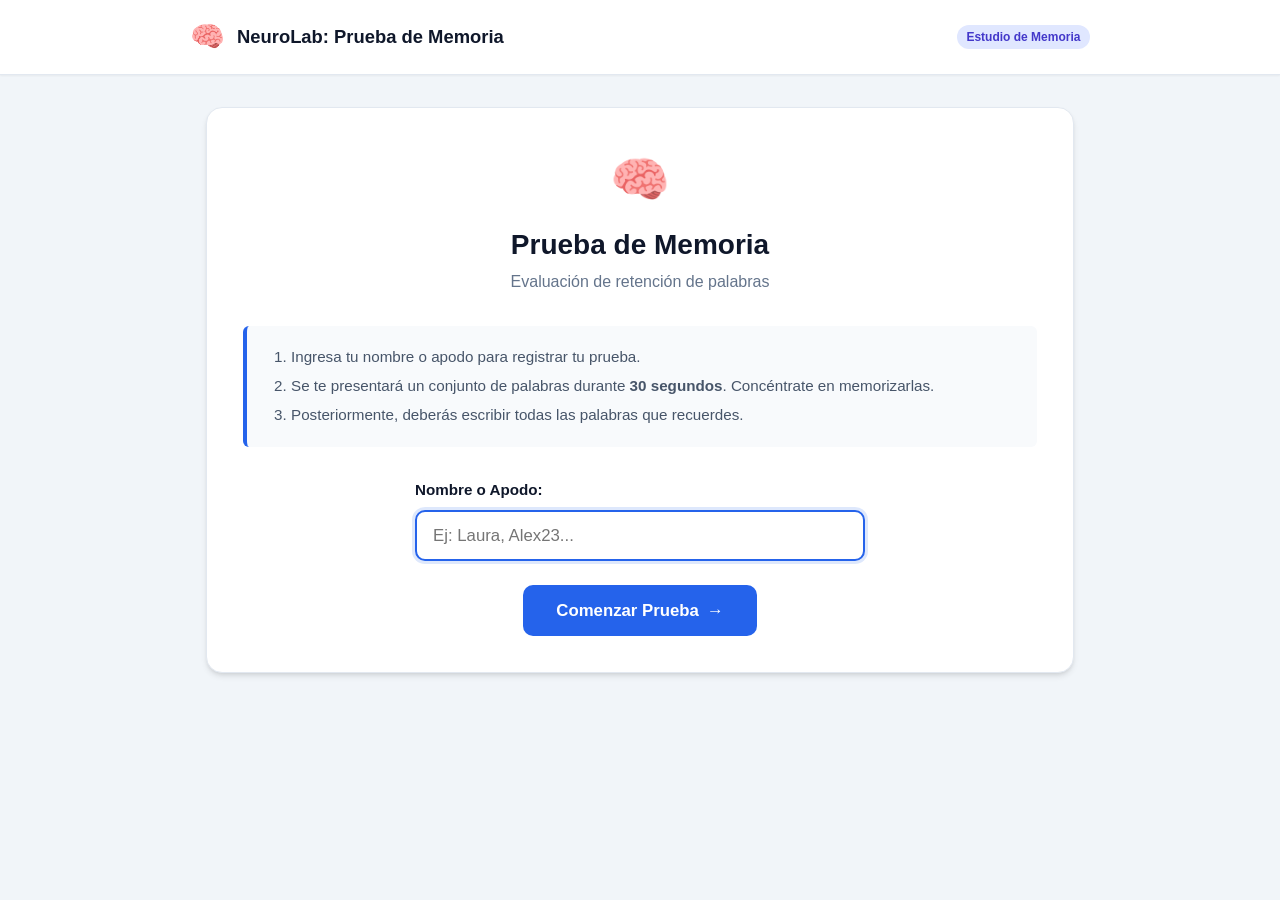
<file: index.html>
<!DOCTYPE html>
<html lang="es">
<head>
  <meta charset="UTF-8" />
  <meta name="viewport" content="width=device-width, initial-scale=1.0" />
  <title>Prueba de Memoria</title>
  <link rel="stylesheet" href="css/styles.css" />
</head>
<body>
  <!-- Encabezado de la Aplicación -->
  <header class="site-header">
    <div class="header-inner">
      <div class="brand">
        <span class="brand-icon">🧠</span>
        <div>
          <h1 class="brand-title">NeuroLab: Prueba de Memoria</h1>
        </div>
      </div>
      <div class="header-actions">
        <span class="brand-badge">Estudio de Memoria</span>
      </div>
    </div>
  </header>

  <!-- Contenedor Principal donde se montan las pantallas del experimento -->
  <main id="app" class="app-container" role="main">
    <!-- Renderizado reactivo por ScreenRegistry -->
  </main>

  <!-- ==============================================================================
       SCRIPTS: ARQUITECTURA LIMPIA Y CARGA MODULAR SIN PROBLEMAS DE CORS LOCAL
       ============================================================================== -->
  
  <!-- 1. Configuración editable por el usuario -->
  <script src="config.js"></script>

  <!-- 2. Capa de Dominio -->
  <script src="js/domain/constants.js"></script>
  <script src="js/domain/Session.js"></script>
  <script src="js/domain/Statistics.js"></script>

  <!-- 3. Capa de Infraestructura -->
  <script src="js/infrastructure/ConfigValidator.js"></script>
  <script src="js/infrastructure/LocalStorageRepo.js"></script>
  <script src="js/infrastructure/GoogleSheetsRepo.js"></script>
  <script src="js/infrastructure/CompositeRepo.js"></script>
  <script src="js/infrastructure/LocalStorageSynonymRepo.js"></script>

  <!-- 4. Capa de Casos de Uso (Lógica de Negocio) -->
  <script src="js/usecases/StartSession.js"></script>
  <script src="js/usecases/EvaluateRecall.js"></script>
  <script src="js/usecases/SaveSession.js"></script>
  <script src="js/usecases/GetStatistics.js"></script>
  <script src="js/usecases/ReevaluateSessions.js"></script>

  <!-- 5. Capa de Presentación -->
  <script src="js/presentation/Timer.js"></script>
  <script src="js/presentation/StimulusStrategies.js"></script>
  <script src="js/presentation/DotPlotChart.js"></script>
  <script src="js/presentation/ScreenRegistry.js"></script>
  <script src="js/presentation/app.js"></script>
</body>
</html>
</file>
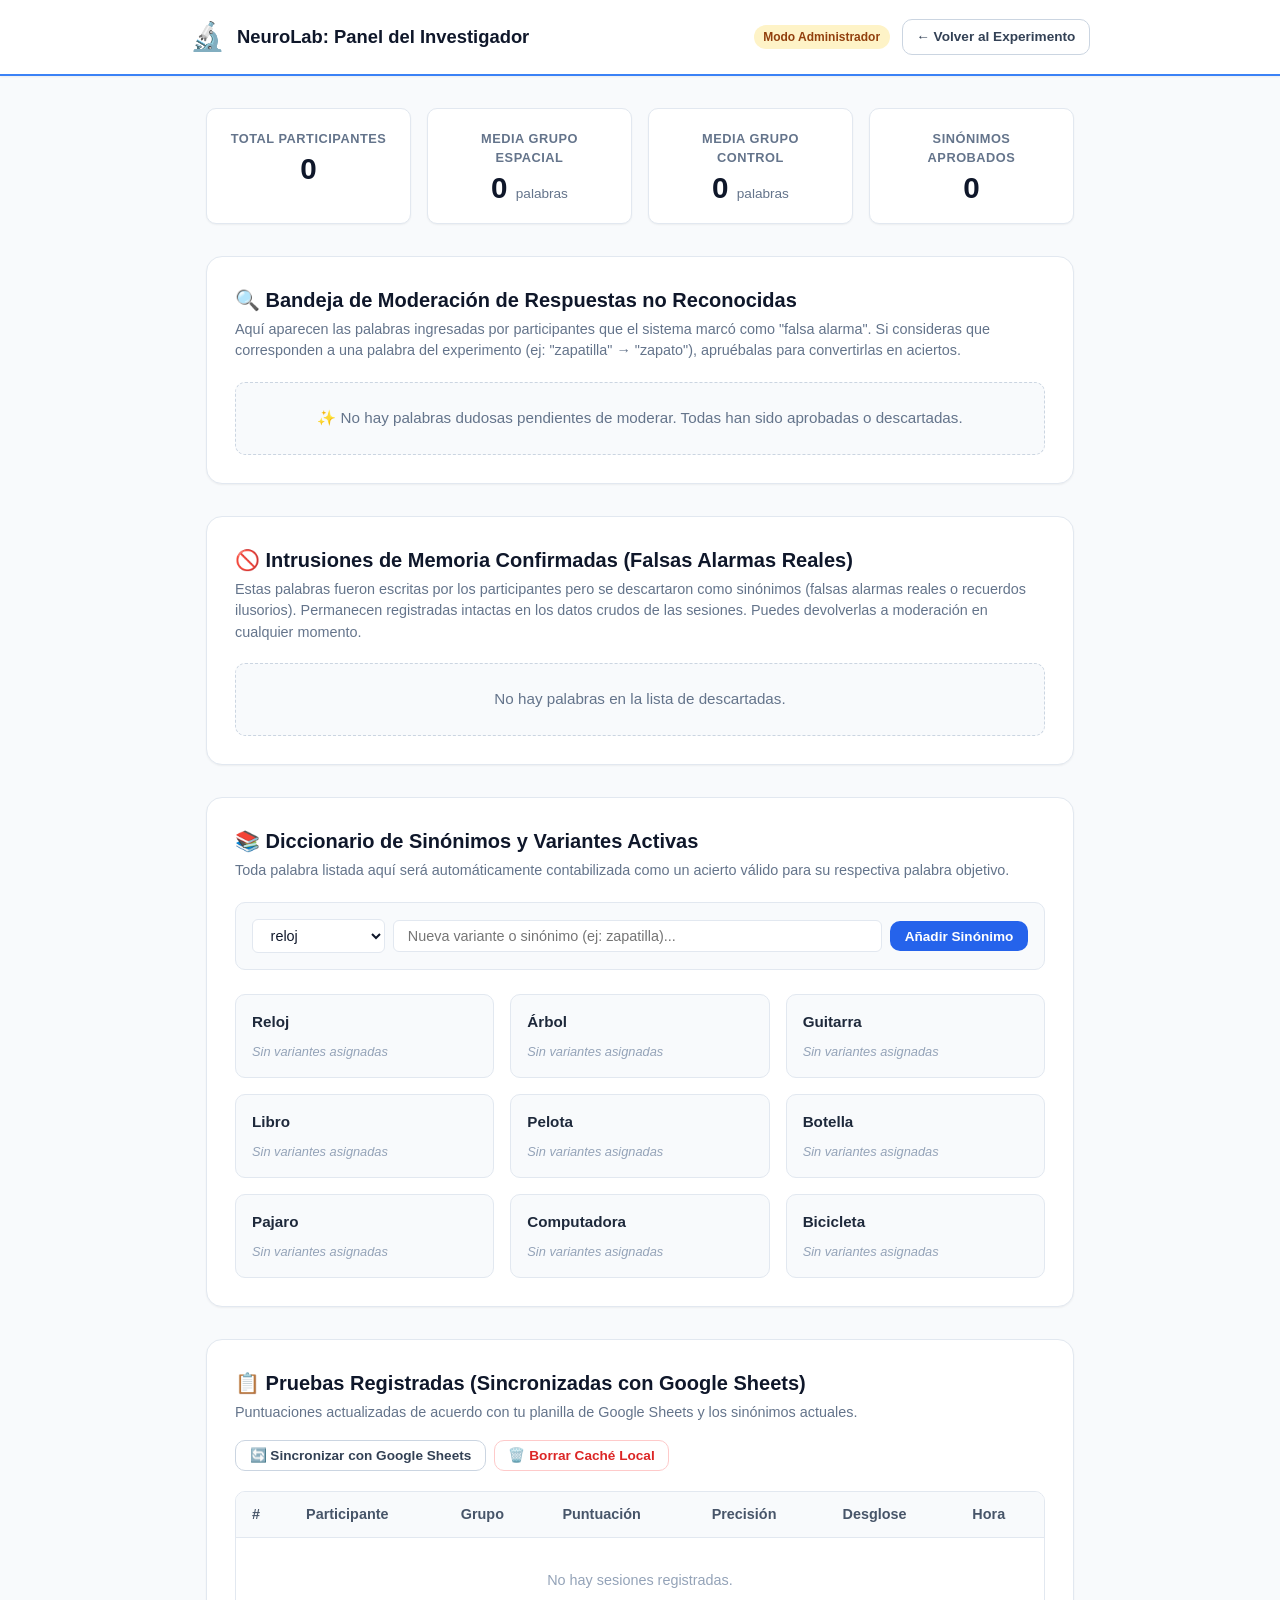
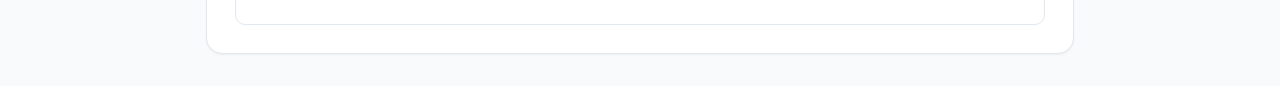
<file: admin.html>
<!DOCTYPE html>
<html lang="es">
<head>
  <meta charset="UTF-8" />
  <meta name="viewport" content="width=device-width, initial-scale=1.0" />
  <title>Panel de Investigador | NeuroLab</title>
  <link rel="stylesheet" href="css/styles.css" />
</head>
<body class="admin-body">
  <!-- Encabezado del Panel de Administración -->
  <header class="site-header admin-header">
    <div class="header-inner">
      <div class="brand">
        <span class="brand-icon">🔬</span>
        <div>
          <h1 class="brand-title">NeuroLab: Panel del Investigador</h1>
        </div>
      </div>
      <div class="header-actions">
        <span class="brand-badge badge-admin">Modo Administrador</span>
        <a href="index.html" class="btn btn-outline btn-sm">← Volver al Experimento</a>
      </div>
    </div>
  </header>

  <!-- Contenedor Principal del Panel de Control -->
  <main id="adminApp" class="app-container" role="main">
    <!-- Renderizado por adminApp.js -->
  </main>

  <!-- ==============================================================================
       SCRIPTS: CAPAS DE ARQUITECTURA LIMPIA COMPATIBLES CON ARCHIVOS LOCALES
       ============================================================================== -->
  <!-- 1. Configuración -->
  <script src="config.js"></script>

  <!-- 2. Capa de Dominio -->
  <script src="js/domain/constants.js"></script>
  <script src="js/domain/Session.js"></script>
  <script src="js/domain/Statistics.js"></script>

  <!-- 3. Capa de Infraestructura -->
  <script src="js/infrastructure/ConfigValidator.js"></script>
  <script src="js/infrastructure/LocalStorageRepo.js"></script>
  <script src="js/infrastructure/GoogleSheetsRepo.js"></script>
  <script src="js/infrastructure/CompositeRepo.js"></script>
  <script src="js/infrastructure/LocalStorageSynonymRepo.js"></script>
  <script src="js/infrastructure/LocalStorageDismissedRepo.js"></script>

  <!-- 4. Capa de Casos de Uso -->
  <script src="js/usecases/EvaluateRecall.js"></script>
  <script src="js/usecases/GetStatistics.js"></script>
  <script src="js/usecases/ReevaluateSessions.js"></script>

  <!-- 5. Controlador de Administración -->
  <script src="js/presentation/adminApp.js"></script>
</body>
</html>
</file>
<file: css/styles.css>
/* ==============================================================================
   ESTILOS GENERALES - EXPERIMENTO DE MEMORIA ESPACIAL
   ============================================================================== */

:root {
  --font-family: -apple-system, BlinkMacSystemFont, 'Segoe UI', Roboto, Helvetica, Arial, sans-serif;
  --bg-color: #f1f5f9;
  --card-bg: #ffffff;
  --text-main: #0f172a;
  --text-muted: #64748b;
  --border-color: #e2e8f0;
  --border-focus: #3b82f6;

  /* Colores de marca y grupos experimentales */
  --primary: #2563eb;
  --primary-hover: #1d4ed8;
  --primary-light: #eff6ff;

  --spatial-color: #059669;
  --spatial-bg: #ecfdf5;
  --spatial-border: #a7f3d0;

  --control-color: #d97706;
  --control-bg: #fffbeb;
  --control-border: #fde68a;

  --success: #16a34a;
  --success-bg: #f0fdf4;
  --danger: #dc2626;
  --danger-bg: #fef2f2;
  --warning: #ea580c;
  --warning-bg: #fff7ed;

  --shadow-sm: 0 1px 2px 0 rgba(0, 0, 0, 0.05);
  --shadow-md: 0 4px 6px -1px rgba(0, 0, 0, 0.1), 0 2px 4px -2px rgba(0, 0, 0, 0.1);
  --shadow-lg: 0 10px 15px -3px rgba(0, 0, 0, 0.1), 0 4px 6px -4px rgba(0, 0, 0, 0.1);

  --radius-sm: 6px;
  --radius-md: 10px;
  --radius-lg: 16px;
  --radius-full: 9999px;
}

*, *::before, *::after {
  box-sizing: border-box;
  margin: 0;
  padding: 0;
}

body {
  font-family: var(--font-family);
  background-color: var(--bg-color);
  color: var(--text-main);
  line-height: 1.5;
  min-height: 100vh;
  display: flex;
  flex-direction: column;
}

.site-header {
  background: #ffffff;
  border-bottom: 1px solid var(--border-color);
  padding: 1rem 1.5rem;
  box-shadow: var(--shadow-sm);
}

.header-inner {
  max-width: 900px;
  margin: 0 auto;
  display: flex;
  align-items: center;
  justify-content: space-between;
}

.brand {
  display: flex;
  align-items: center;
  gap: 0.75rem;
}

.brand-icon {
  font-size: 1.75rem;
}

.brand-title {
  font-size: 1.15rem;
  font-weight: 700;
  color: var(--text-main);
}

.brand-badge {
  font-size: 0.75rem;
  background: #e0e7ff;
  color: #4338ca;
  padding: 0.2rem 0.6rem;
  border-radius: var(--radius-full);
  font-weight: 600;
}

main.app-container {
  flex: 1;
  max-width: 900px;
  width: 100%;
  margin: 2rem auto;
  padding: 0 1rem;
}

/* ==============================================================================
   TARJETAS Y PANTALLAS (Screen Cards)
   ============================================================================== */

.screen-card {
  background: var(--card-bg);
  border-radius: var(--radius-lg);
  border: 1px solid var(--border-color);
  box-shadow: var(--shadow-md);
  padding: 2.25rem;
  animation: fadeIn 0.3s ease-out;
}

@keyframes fadeIn {
  from { opacity: 0; transform: translateY(6px); }
  to { opacity: 1; transform: translateY(0); }
}

.card-header {
  text-align: center;
  margin-bottom: 2rem;
}

.app-icon {
  font-size: 3rem;
  margin-bottom: 0.5rem;
}

.card-header h2 {
  font-size: 1.75rem;
  font-weight: 700;
  color: var(--text-main);
}

.subtitle {
  color: var(--text-muted);
  font-size: 1rem;
  margin-top: 0.25rem;
}

/* ==============================================================================
   PANTALLA: BIENVENIDA
   ============================================================================== */

.info-callout {
  background: #f8fafc;
  border-left: 4px solid var(--primary);
  padding: 1.25rem 1.5rem;
  border-radius: var(--radius-sm);
  margin-bottom: 2rem;
}

.info-callout h4 {
  font-size: 1rem;
  margin-bottom: 0.5rem;
  color: var(--text-main);
}

.instructions-list {
  padding-left: 1.25rem;
  color: #475569;
  font-size: 0.95rem;
  display: flex;
  flex-direction: column;
  gap: 0.4rem;
}

.welcome-form {
  max-width: 450px;
  margin: 0 auto;
}

.form-group {
  margin-bottom: 1.5rem;
}

.form-group label {
  display: block;
  font-weight: 600;
  margin-bottom: 0.5rem;
  font-size: 0.95rem;
}

.input-wrapper input {
  width: 100%;
  padding: 0.85rem 1rem;
  font-size: 1.05rem;
  border: 2px solid var(--border-color);
  border-radius: var(--radius-md);
  outline: none;
  transition: border-color 0.2s, box-shadow 0.2s;
}

.input-wrapper input:focus {
  border-color: var(--primary);
  box-shadow: 0 0 0 3px rgba(37, 99, 235, 0.15);
}

.input-error-msg {
  color: var(--danger);
  font-size: 0.875rem;
  margin-top: 0.5rem;
  font-weight: 500;
}

.form-actions {
  text-align: center;
}

/* ==============================================================================
   BOTONES
   ============================================================================== */

.btn {
  display: inline-flex;
  align-items: center;
  justify-content: center;
  gap: 0.5rem;
  font-family: inherit;
  font-weight: 600;
  padding: 0.75rem 1.5rem;
  border-radius: var(--radius-md);
  border: 1px solid transparent;
  cursor: pointer;
  transition: all 0.2s ease;
  text-decoration: none;
  font-size: 0.95rem;
}

.btn-lg {
  padding: 0.9rem 2rem;
  font-size: 1.05rem;
  border-radius: var(--radius-md);
}

.btn-sm {
  padding: 0.4rem 0.85rem;
  font-size: 0.85rem;
}

.btn-primary {
  background-color: var(--primary);
  color: #ffffff;
}

.btn-primary:hover {
  background-color: var(--primary-hover);
}

.btn-secondary {
  background-color: #f1f5f9;
  color: #334155;
  border: 1px solid #cbd5e1;
}

.btn-secondary:hover {
  background-color: #e2e8f0;
}

.btn-success {
  background-color: var(--success);
  color: #ffffff;
}

.btn-success:hover {
  background-color: #15803d;
}

.btn-outline {
  background-color: transparent;
  border-color: #cbd5e1;
  color: #334155;
}

.btn-outline:hover {
  background-color: #f1f5f9;
  border-color: #94a3b8;
}

.btn-danger-outline {
  background-color: transparent;
  border-color: #fecaca;
  color: var(--danger);
}

.btn-danger-outline:hover {
  background-color: var(--danger-bg);
  border-color: var(--danger);
}

/* ==============================================================================
   TEMPORIZADOR Y BARRA DE PROGRESO
   ============================================================================== */

.timer-bar-container {
  background: #f8fafc;
  border: 1px solid var(--border-color);
  padding: 1rem 1.25rem;
  border-radius: var(--radius-md);
  margin-bottom: 1.75rem;
}

.timer-info {
  display: flex;
  justify-content: space-between;
  align-items: center;
  font-weight: 600;
  margin-bottom: 0.5rem;
}

.timer-label {
  color: #475569;
}

.timer-number {
  font-size: 1.25rem;
  color: var(--primary);
  font-variant-numeric: tabular-nums;
}

.progress-track {
  width: 100%;
  height: 8px;
  background-color: #e2e8f0;
  border-radius: var(--radius-full);
  overflow: hidden;
}

.progress-fill {
  height: 100%;
  background: linear-gradient(90deg, #3b82f6, #2563eb);
  transition: width 0.25s linear;
}

/* ==============================================================================
   PANTALLA: ESTÍMULO (Espacial vs Lista)
   ============================================================================== */

.stimulus-card {
  padding: 1rem 0;
}

.stimulus-header {
  text-align: center;
  margin-bottom: 1.5rem;
}

.group-tag {
  display: inline-block;
  font-size: 0.8rem;
  font-weight: 700;
  text-transform: uppercase;
  letter-spacing: 0.05em;
  padding: 0.35rem 0.85rem;
  border-radius: var(--radius-full);
  margin-bottom: 0.75rem;
}

.group-tag-spatial, .badge-spatial {
  background-color: var(--spatial-bg);
  color: var(--spatial-color);
  border: 1px solid var(--spatial-border);
}

.group-tag-control, .badge-control {
  background-color: var(--control-bg);
  color: var(--control-color);
  border: 1px solid var(--control-border);
}

.stimulus-header h3 {
  font-size: 1.4rem;
  color: var(--text-main);
  margin-bottom: 0.25rem;
}

.stimulus-instruction {
  color: var(--text-muted);
  font-size: 0.95rem;
}

/* Contenedor Espacial */
.spatial-viewport {
  min-height: 380px;
  display: flex;
  align-items: center;
  justify-content: center;
  background: #f8fafc;
  border: 2px dashed #cbd5e1;
  border-radius: var(--radius-md);
  padding: 1.5rem;
  position: relative;
  overflow: hidden;
}

.spatial-image {
  max-width: 100%;
  max-height: 480px;
  object-fit: contain;
  border-radius: var(--radius-sm);
  box-shadow: var(--shadow-sm);
}

/* Fallback solicitado: 'Image not found' y lista de palabras */
.spatial-fallback-container {
  width: 100%;
  text-align: center;
  display: flex;
  flex-direction: column;
  align-items: center;
  gap: 1.5rem;
}

.not-found-banner {
  background: #fef2f2;
  border: 1px solid #fecaca;
  border-radius: var(--radius-md);
  padding: 1.25rem 2rem;
  display: inline-flex;
  flex-direction: column;
  align-items: center;
  gap: 0.35rem;
}

.not-found-icon {
  font-size: 2.2rem;
}

.not-found-text {
  font-size: 1.35rem;
  font-weight: 800;
  color: #b91c1c;
  letter-spacing: -0.01em;
}

.not-found-subtext {
  font-size: 0.85rem;
  color: #7f1d1d;
}

.not-found-subtext code {
  background: #fee2e2;
  padding: 0.15rem 0.4rem;
  border-radius: 4px;
}

.fallback-words-section {
  width: 100%;
  max-width: 650px;
  background: #ffffff;
  border: 1px solid var(--border-color);
  border-radius: var(--radius-md);
  padding: 1.25rem;
  box-shadow: var(--shadow-sm);
}

.fallback-instructions-label {
  font-weight: 600;
  font-size: 0.95rem;
  color: #334155;
  margin-bottom: 0.75rem;
}

.spatial-words-grid {
  list-style: none;
  display: grid;
  grid-template-columns: repeat(auto-fill, minmax(130px, 1fr));
  gap: 0.65rem;
}

.spatial-fallback-item {
  background: #f1f5f9;
  border: 1px solid #e2e8f0;
  padding: 0.6rem 0.75rem;
  border-radius: var(--radius-sm);
  font-weight: 600;
  color: #1e293b;
  font-size: 0.95rem;
  display: flex;
  align-items: center;
  gap: 0.4rem;
}

.word-number {
  color: #94a3b8;
  font-size: 0.8rem;
  font-weight: 500;
}

/* Contenedor Grupo Control (Lista Secuencial) */
.list-viewport {
  max-width: 500px;
  margin: 0 auto;
  background: #ffffff;
  border: 1px solid var(--border-color);
  border-radius: var(--radius-md);
  padding: 1.5rem;
  box-shadow: var(--shadow-sm);
}

.text-words-list {
  list-style: none;
  display: grid;
  grid-template-columns: repeat(2, 1fr);
  gap: 0.75rem;
}

.list-word-item {
  display: flex;
  align-items: center;
  gap: 0.75rem;
  padding: 0.65rem 0.9rem;
  background: #f8fafc;
  border: 1px solid #e2e8f0;
  border-radius: var(--radius-sm);
  transition: transform 0.15s ease;
}

.list-word-item:hover {
  transform: translateX(3px);
  background: #f1f5f9;
}

.word-index {
  display: inline-flex;
  align-items: center;
  justify-content: center;
  width: 24px;
  height: 24px;
  background: #e2e8f0;
  color: #475569;
  border-radius: var(--radius-full);
  font-size: 0.75rem;
  font-weight: 700;
}

.word-text {
  font-weight: 600;
  font-size: 1.05rem;
  color: #0f172a;
}

.stimulus-footer {
  text-align: center;
  margin-top: 1.5rem;
}

/* ==============================================================================
   PANTALLA: TAREA DISTRACTORA (Cálculo Mental)
   ============================================================================== */

.distractor-header {
  text-align: center;
  margin-bottom: 1.5rem;
}

.distractor-icon {
  font-size: 2.5rem;
  margin-bottom: 0.35rem;
}

.distractor-header h2 {
  font-size: 1.6rem;
  font-weight: 700;
  color: var(--text-main);
}

.math-challenge-container {
  max-width: 520px;
  margin: 0 auto;
  background: #f8fafc;
  border: 1px solid var(--border-color);
  border-radius: var(--radius-lg);
  padding: 2.25rem 2rem;
  text-align: center;
  box-shadow: var(--shadow-sm);
}

.math-progress-badge {
  display: inline-block;
  background: #e2e8f0;
  color: #334155;
  font-size: 0.85rem;
  font-weight: 700;
  padding: 0.3rem 0.85rem;
  border-radius: var(--radius-full);
  margin-bottom: 1.5rem;
  text-transform: uppercase;
  letter-spacing: 0.05em;
}

.math-question-box {
  display: flex;
  align-items: center;
  justify-content: center;
  gap: 0.75rem;
  margin-bottom: 2rem;
}

.math-question-text {
  font-size: 3.25rem;
  font-weight: 800;
  color: #0f172a;
  font-variant-numeric: tabular-nums;
  line-height: 1;
}

.math-equals {
  font-size: 3rem;
  color: #94a3b8;
  font-weight: 600;
  line-height: 1;
}

.math-placeholder {
  font-size: 3.25rem;
  font-weight: 800;
  color: var(--primary);
  line-height: 1;
}

.math-form {
  max-width: 420px;
  margin: 0 auto;
}

.math-input-row {
  display: flex;
  gap: 0.75rem;
}

.math-input {
  flex: 1;
  padding: 0.85rem 1rem;
  font-size: 1.4rem;
  font-weight: 700;
  text-align: center;
  border: 2px solid var(--border-color);
  border-radius: var(--radius-md);
  outline: none;
  background: #ffffff;
  transition: border-color 0.2s, box-shadow 0.2s;
}

.math-input:focus {
  border-color: var(--primary);
  box-shadow: 0 0 0 3px rgba(37, 99, 235, 0.18);
}

/* ==============================================================================
   PANTALLA: RECUERDO (Recall)
   ============================================================================== */

.recall-header {
  text-align: center;
  margin-bottom: 1.5rem;
}

.recall-header h2 {
  font-size: 1.6rem;
}

.spatial-recall-cue {
  max-width: 680px;
  margin: 0 auto 1.5rem auto;
}

.recall-spatial-viewport {
  min-height: auto;
  padding: 1rem;
}

.word-input-form {
  max-width: 550px;
  margin: 0 auto 1.5rem auto;
}

.input-row {
  display: flex;
  gap: 0.5rem;
}

.input-row input {
  flex: 1;
  padding: 0.75rem 1rem;
  font-size: 1rem;
  border: 2px solid var(--border-color);
  border-radius: var(--radius-md);
  outline: none;
}

.input-row input:focus {
  border-color: var(--primary);
  box-shadow: 0 0 0 3px rgba(37, 99, 235, 0.15);
}

.word-feedback-msg {
  display: block;
  margin-top: 0.5rem;
  font-size: 0.85rem;
  font-weight: 600;
}

.feedback-error {
  color: var(--danger);
}

.feedback-success {
  color: var(--success);
}

.words-summary-bar {
  display: flex;
  align-items: center;
  justify-content: space-between;
  max-width: 550px;
  margin: 0 auto 0.75rem auto;
  font-weight: 600;
  font-size: 0.95rem;
}

.badge-count {
  background: var(--primary);
  color: #ffffff;
  padding: 0.15rem 0.6rem;
  border-radius: var(--radius-full);
  font-size: 0.85rem;
}

.entered-words-container {
  max-width: 550px;
  min-height: 120px;
  margin: 0 auto 2rem auto;
  padding: 1rem;
  background: #f8fafc;
  border: 1px dashed #cbd5e1;
  border-radius: var(--radius-md);
  display: flex;
  flex-wrap: wrap;
  gap: 0.5rem;
  align-content: flex-start;
}

.empty-words-placeholder {
  color: var(--text-muted);
  font-size: 0.9rem;
  margin: auto;
  font-style: italic;
}

.word-chip {
  background: #ffffff;
  border: 1px solid #cbd5e1;
  padding: 0.35rem 0.65rem;
  border-radius: var(--radius-full);
  display: inline-flex;
  align-items: center;
  gap: 0.4rem;
  font-size: 0.9rem;
  font-weight: 500;
  box-shadow: var(--shadow-sm);
  animation: popIn 0.2s ease;
}

@keyframes popIn {
  from { transform: scale(0.85); opacity: 0; }
  to { transform: scale(1); opacity: 1; }
}

.btn-remove-chip {
  background: none;
  border: none;
  color: #94a3b8;
  font-size: 1.1rem;
  cursor: pointer;
  line-height: 1;
  padding: 0 0.15rem;
}

.btn-remove-chip:hover {
  color: var(--danger);
}

.recall-actions {
  text-align: center;
}

/* ==============================================================================
   PANTALLA: RESULTADOS (Individuales y Comparativa Global)
   ============================================================================== */

.results-header {
  text-align: center;
  margin-bottom: 2rem;
}

.success-icon {
  font-size: 2.75rem;
  margin-bottom: 0.5rem;
}

.results-section {
  margin-bottom: 2.5rem;
  border-bottom: 1px solid var(--border-color);
  padding-bottom: 2rem;
}

.results-section:last-child {
  border-bottom: none;
  padding-bottom: 0;
}

.section-title {
  font-size: 1.25rem;
  font-weight: 700;
  margin-bottom: 0.5rem;
  color: var(--text-main);
}

.section-desc {
  color: var(--text-muted);
  font-size: 0.95rem;
  margin-bottom: 1.25rem;
}

/* Grid de métricas individuales */
.score-cards-grid {
  display: grid;
  grid-template-columns: repeat(3, 1fr);
  gap: 1rem;
  margin-bottom: 1.5rem;
}

.score-card {
  background: #f8fafc;
  border: 1px solid var(--border-color);
  border-radius: var(--radius-md);
  padding: 1.25rem;
  text-align: center;
  display: flex;
  flex-direction: column;
  justify-content: center;
}

.primary-score {
  background: #eff6ff;
  border-color: #bfdbfe;
}

.score-card-label {
  font-size: 0.85rem;
  font-weight: 600;
  color: var(--text-muted);
  margin-bottom: 0.35rem;
}

.score-card-value {
  font-size: 2rem;
  font-weight: 800;
  color: var(--text-main);
  line-height: 1.1;
}

.primary-score .score-card-value {
  color: var(--primary);
}

.score-total {
  font-size: 1.1rem;
  font-weight: 500;
  color: var(--text-muted);
}

.score-card-footer {
  font-size: 0.85rem;
  color: #475569;
  margin-top: 0.4rem;
}

.time-metrics {
  font-size: 0.85rem;
  color: #334155;
  display: flex;
  flex-direction: column;
  gap: 0.2rem;
}

/* Desglose de palabras */
.word-breakdown-card {
  background: #ffffff;
  border: 1px solid var(--border-color);
  border-radius: var(--radius-md);
  padding: 1.25rem;
  display: flex;
  flex-direction: column;
  gap: 1rem;
}

.breakdown-group {
  display: flex;
  flex-direction: column;
  gap: 0.4rem;
}

.breakdown-title {
  font-size: 0.9rem;
  font-weight: 700;
}

.text-success { color: var(--success); }
.text-warning { color: var(--warning); }
.text-danger { color: var(--danger); }

.tags-container {
  display: flex;
  flex-wrap: wrap;
  gap: 0.4rem;
}

.result-tag {
  padding: 0.25rem 0.6rem;
  border-radius: var(--radius-sm);
  font-size: 0.85rem;
  font-weight: 600;
}

.tag-hit {
  background: var(--success-bg);
  color: var(--success);
  border: 1px solid #bbf7d0;
}

.tag-miss {
  background: var(--warning-bg);
  color: var(--warning);
  border: 1px solid #fed7aa;
}

.tag-false-alarm {
  background: var(--danger-bg);
  color: var(--danger);
  border: 1px solid #fecaca;
}

.empty-tag {
  font-size: 0.85rem;
  color: var(--text-muted);
  font-style: italic;
}

/* Resumen Global de Participantes */
.global-kpi-summary {
  display: grid;
  grid-template-columns: repeat(3, 1fr);
  gap: 1rem;
  margin-bottom: 1.5rem;
}

.global-kpi-box {
  background: #ffffff;
  border: 1px solid var(--border-color);
  border-radius: var(--radius-md);
  padding: 1.25rem 1rem;
  text-align: center;
  box-shadow: var(--shadow-sm);
}

.kpi-number {
  font-size: 2rem;
  font-weight: 800;
  color: var(--text-main);
  line-height: 1.1;
  margin-bottom: 0.35rem;
}

.kpi-label {
  font-size: 0.85rem;
  color: var(--text-muted);
  font-weight: 600;
}

/* Comparativa entre Grupos */
.groups-comparison-grid {
  display: grid;
  grid-template-columns: repeat(2, 1fr);
  gap: 1.25rem;
  margin-bottom: 1.5rem;
}

.group-stat-card {
  background: #ffffff;
  border-radius: var(--radius-md);
  padding: 1.25rem;
  border: 2px solid transparent;
  box-shadow: var(--shadow-sm);
}

.border-spatial {
  border-color: var(--spatial-border);
  background: #fafdfb;
}

.border-control {
  border-color: var(--control-border);
  background: #fffdfa;
}

.group-stat-header {
  display: flex;
  justify-content: space-between;
  align-items: center;
  margin-bottom: 1rem;
}

.group-stat-pill {
  font-size: 0.75rem;
  font-weight: 700;
  padding: 0.2rem 0.55rem;
  border-radius: var(--radius-full);
}

.participants-count {
  font-size: 0.8rem;
  color: var(--text-muted);
  font-weight: 500;
}

.group-stat-main {
  display: flex;
  align-items: baseline;
  gap: 0.5rem;
  margin-bottom: 0.5rem;
}

.stat-number {
  font-size: 2.25rem;
  font-weight: 800;
  line-height: 1;
}

.text-spatial { color: var(--spatial-color); }
.text-control { color: var(--control-color); }

.stat-unit {
  font-size: 0.9rem;
  color: var(--text-muted);
}

.stat-progress-bar {
  height: 8px;
  background: #e2e8f0;
  border-radius: var(--radius-full);
  overflow: hidden;
  margin-bottom: 1rem;
}

.stat-progress-fill {
  height: 100%;
  border-radius: var(--radius-full);
}

.fill-spatial { background-color: var(--spatial-color); }
.fill-control { background-color: var(--control-color); }

.group-stat-details {
  font-size: 0.85rem;
  color: #475569;
  display: flex;
  flex-direction: column;
  gap: 0.25rem;
}

/* ==============================================================================
   GRÁFICO CIENTÍFICO DE PUNTOS (Dot Plot / Strip Plot)
   ============================================================================== */

.dot-plot-mount {
  margin-bottom: 1.5rem;
}

.dot-plot-card {
  background: #ffffff;
  border: 1px solid var(--border-color);
  border-radius: var(--radius-md);
  padding: 1.25rem 1.5rem;
  box-shadow: var(--shadow-sm);
}

.dot-plot-header {
  display: flex;
  justify-content: space-between;
  align-items: flex-start;
  margin-bottom: 1rem;
  flex-wrap: wrap;
  gap: 0.75rem;
}

.dot-plot-title {
  font-size: 1.05rem;
  font-weight: 700;
  color: var(--text-main);
  margin-bottom: 0.2rem;
}

.dot-plot-desc {
  font-size: 0.85rem;
  color: var(--text-muted);
}

.dot-plot-legend {
  display: flex;
  align-items: center;
  gap: 1rem;
  font-size: 0.85rem;
  color: #334155;
  font-weight: 500;
}

.legend-item {
  display: inline-flex;
  align-items: center;
  gap: 0.4rem;
}

.legend-circle {
  width: 11px;
  height: 11px;
  border-radius: var(--radius-full);
  display: inline-block;
}

.legend-neutral {
  background-color: #3b82f6;
}

.legend-spatial {
  background-color: var(--spatial-color);
}

.legend-control {
  background-color: var(--control-color);
}

.legend-current {
  background-color: #2563eb;
  box-shadow: 0 0 0 2px #bfdbfe;
}

.svg-responsive-container {
  width: 100%;
  max-width: 100%;
  overflow: hidden;
}

.dot-plot-svg {
  width: 100%;
  height: auto;
  display: block;
}

.chart-dot {
  cursor: pointer;
  transition: r 0.2s ease, filter 0.2s ease;
}

.chart-dot:hover {
  r: 9;
  filter: drop-shadow(0 2px 4px rgba(0, 0, 0, 0.25));
}

.pulsing-halo {
  animation: pulseGlow 1.8s infinite ease-in-out;
}

@keyframes pulseGlow {
  0% { r: 10; opacity: 0.35; }
  50% { r: 16; opacity: 0.1; }
  100% { r: 10; opacity: 0.35; }
}

/* Conclusión Científica / Comparativa Individual */
.scientific-conclusion-card,
.neutral-conclusion-card {
  background: #f8fafc;
  border: 1px solid #cbd5e1;
  border-radius: var(--radius-md);
  padding: 1.25rem 1.5rem;
  display: flex;
  gap: 1rem;
  align-items: flex-start;
}

.conclusion-icon {
  font-size: 1.75rem;
  line-height: 1;
}

.conclusion-text {
  font-size: 0.95rem;
  color: #1e293b;
  line-height: 1.5;
}

/* Historial y Tabla */
.history-header {
  display: flex;
  justify-content: space-between;
  align-items: center;
  margin-bottom: 1rem;
  flex-wrap: wrap;
  gap: 0.75rem;
}

.export-buttons {
  display: flex;
  gap: 0.5rem;
}

.table-responsive {
  overflow-x: auto;
  border: 1px solid var(--border-color);
  border-radius: var(--radius-md);
}

.history-table {
  width: 100%;
  border-collapse: collapse;
  text-align: left;
  font-size: 0.9rem;
}

.history-table th {
  background: #f8fafc;
  color: #475569;
  font-weight: 600;
  padding: 0.75rem 1rem;
  border-bottom: 1px solid var(--border-color);
}

.history-table td {
  padding: 0.75rem 1rem;
  border-bottom: 1px solid var(--border-color);
  color: #334155;
}

.history-table tr:last-child td {
  border-bottom: none;
}

.history-table tr:hover {
  background-color: #f8fafc;
}

.badge-mini {
  font-size: 0.7rem;
  font-weight: 700;
  padding: 0.15rem 0.5rem;
  border-radius: var(--radius-full);
}

.results-footer {
  text-align: center;
  margin-top: 1.5rem;
}

/* Error Fatal (Fail-Fast) */
.fatal-error-card {
  background: #ffffff;
  border: 2px solid #ef4444;
  border-radius: var(--radius-lg);
  padding: 2.5rem;
  text-align: center;
  box-shadow: var(--shadow-md);
  max-width: 600px;
  margin: 3rem auto;
}

.error-icon {
  font-size: 3.5rem;
  margin-bottom: 0.5rem;
}

.fatal-error-card h2 {
  color: #dc2626;
  font-size: 1.6rem;
  margin-bottom: 0.75rem;
}

.error-text {
  font-size: 1.05rem;
  color: #334155;
  margin-bottom: 1.25rem;
}

.error-hint {
  background: #fef2f2;
  border: 1px solid #fee2e2;
  padding: 0.75rem;
  border-radius: var(--radius-md);
  font-size: 0.9rem;
  color: #991b1b;
}

/* ==============================================================================
   PANEL DE ADMINISTRACIÓN (admin.html)
   ============================================================================== */

.admin-body {
  background-color: #f8fafc;
}

.admin-header {
  border-bottom: 2px solid #3b82f6;
}

.badge-admin {
  background: #fef3c7;
  color: #92400e;
  font-weight: 700;
}

.header-actions {
  display: flex;
  align-items: center;
  gap: 0.75rem;
}

.admin-nav-link {
  font-size: 0.8rem;
  color: #64748b;
  text-decoration: none;
  font-weight: 600;
  padding: 0.25rem 0.6rem;
  border-radius: var(--radius-sm);
  border: 1px solid #cbd5e1;
  transition: all 0.2s ease;
}

.admin-nav-link:hover {
  background: #f1f5f9;
  color: #0f172a;
}

.admin-dashboard {
  display: flex;
  flex-direction: column;
  gap: 2rem;
}

/* Fila de KPIs */
.admin-kpi-row {
  display: grid;
  grid-template-columns: repeat(4, 1fr);
  gap: 1rem;
}

.admin-kpi-card {
  background: #ffffff;
  border: 1px solid var(--border-color);
  border-radius: var(--radius-md);
  padding: 1.25rem;
  text-align: center;
  box-shadow: var(--shadow-sm);
}

.admin-kpi-title {
  font-size: 0.8rem;
  font-weight: 600;
  color: var(--text-muted);
  text-transform: uppercase;
  letter-spacing: 0.04em;
  margin-bottom: 0.35rem;
}

.admin-kpi-val {
  font-size: 1.85rem;
  font-weight: 800;
  color: var(--text-main);
  line-height: 1;
}

.kpi-sub {
  font-size: 0.85rem;
  font-weight: 500;
  color: var(--text-muted);
}

/* Secciones del Admin */
.admin-section {
  background: #ffffff;
  border: 1px solid var(--border-color);
  border-radius: var(--radius-lg);
  padding: 1.75rem;
  box-shadow: var(--shadow-sm);
}

.admin-section-header {
  display: flex;
  justify-content: space-between;
  align-items: center;
  flex-wrap: wrap;
  gap: 1rem;
  margin-bottom: 1.25rem;
}

.admin-section-title {
  font-size: 1.25rem;
  font-weight: 700;
  color: var(--text-main);
  margin-bottom: 0.25rem;
}

.admin-section-desc {
  font-size: 0.9rem;
  color: var(--text-muted);
}

/* Bandeja de Moderación */
.moderation-box {
  display: flex;
  flex-direction: column;
  gap: 0.75rem;
}

.empty-moderation-msg {
  padding: 1.5rem;
  background: #f8fafc;
  border: 1px dashed #cbd5e1;
  border-radius: var(--radius-md);
  text-align: center;
  color: var(--text-muted);
  font-size: 0.95rem;
}

.moderation-item {
  display: flex;
  align-items: center;
  justify-content: space-between;
  background: #f8fafc;
  border: 1px solid #e2e8f0;
  border-radius: var(--radius-md);
  padding: 0.85rem 1.25rem;
  flex-wrap: wrap;
  gap: 0.75rem;
  transition: background 0.15s ease;
}

.moderation-item:hover {
  background: #f1f5f9;
}

.moderation-word-info {
  display: flex;
  align-items: center;
  gap: 0.65rem;
}

.unrecognized-word {
  font-weight: 800;
  font-size: 1.15rem;
  color: #b91c1c;
  background: #fee2e2;
  padding: 0.2rem 0.6rem;
  border-radius: var(--radius-sm);
}

.word-freq-badge {
  background: #e2e8f0;
  color: #334155;
  font-size: 0.8rem;
  font-weight: 700;
  padding: 0.15rem 0.5rem;
  border-radius: var(--radius-full);
}

.badge-intrusion {
  background: #f1f5f9;
  color: #64748b;
  border: 1px solid #cbd5e1;
}

.intrusion-item {
  background: #ffffff;
  border-left: 4px solid #94a3b8;
}

.intrusion-word {
  font-weight: 700;
  font-size: 1.05rem;
  color: #475569;
  background: #f1f5f9;
  padding: 0.2rem 0.6rem;
  border-radius: var(--radius-sm);
  text-decoration: line-through;
}

.status-pill-discarded {
  font-size: 0.75rem;
  font-weight: 700;
  background: #f1f5f9;
  color: #64748b;
  padding: 0.25rem 0.6rem;
  border-radius: var(--radius-full);
  border: 1px solid #cbd5e1;
}

.btn-dismiss {
  color: #64748b;
  border-color: #cbd5e1;
}

.btn-dismiss:hover {
  background: #fee2e2;
  color: #b91c1c;
  border-color: #fca5a5;
}

.word-participants-sub {
  font-size: 0.85rem;
  color: #64748b;
}

.moderation-actions-row {
  display: flex;
  align-items: center;
  gap: 0.65rem;
}

.select-label {
  font-size: 0.85rem;
  color: #475569;
  font-weight: 600;
}

.target-select {
  padding: 0.45rem 0.85rem;
  font-size: 0.9rem;
  border: 1px solid var(--border-color);
  border-radius: var(--radius-sm);
  background: #ffffff;
  color: var(--text-main);
  outline: none;
  font-family: inherit;
}

.target-select:focus {
  border-color: var(--primary);
}

/* Diccionario de Sinónimos */
.manual-synonym-form {
  background: #f8fafc;
  border: 1px solid #e2e8f0;
  border-radius: var(--radius-md);
  padding: 1rem;
  margin-bottom: 1.5rem;
}

.form-row-inline {
  display: flex;
  gap: 0.5rem;
  align-items: center;
}

.form-row-inline input {
  flex: 1;
  padding: 0.45rem 0.85rem;
  font-size: 0.9rem;
  border: 1px solid var(--border-color);
  border-radius: var(--radius-sm);
  outline: none;
}

.form-row-inline input:focus {
  border-color: var(--primary);
}

.synonyms-grid {
  display: grid;
  grid-template-columns: repeat(auto-fill, minmax(240px, 1fr));
  gap: 1rem;
}

.synonym-target-card {
  background: #f8fafc;
  border: 1px solid #e2e8f0;
  border-radius: var(--radius-md);
  padding: 1rem;
}

.synonym-target-name {
  font-weight: 700;
  font-size: 0.95rem;
  color: #1e293b;
  margin-bottom: 0.5rem;
  text-transform: capitalize;
}

.synonym-chips-container {
  display: flex;
  flex-wrap: wrap;
  gap: 0.35rem;
}

.empty-chips {
  font-size: 0.8rem;
  color: #94a3b8;
  font-style: italic;
}

.synonym-chip {
  background: #eff6ff;
  border: 1px solid #bfdbfe;
  color: #1e40af;
  font-size: 0.8rem;
  font-weight: 600;
  padding: 0.15rem 0.5rem;
  border-radius: var(--radius-full);
  display: inline-flex;
  align-items: center;
  gap: 0.35rem;
}

.btn-remove-syn {
  background: none;
  border: none;
  color: #3b82f6;
  font-size: 1rem;
  line-height: 1;
  cursor: pointer;
  padding: 0 0.1rem;
}

.btn-remove-syn:hover {
  color: var(--danger);
}

/* Responsive */
@media (max-width: 768px) {
  .screen-card {
    padding: 1.5rem;
  }

  .score-cards-grid {
    grid-template-columns: 1fr;
  }

  .global-kpi-summary {
    grid-template-columns: 1fr;
  }

  .groups-comparison-grid {
    grid-template-columns: 1fr;
  }

  .text-words-list {
    grid-template-columns: 1fr;
  }
}

.hidden {
  display: none !important;
}
</file>
